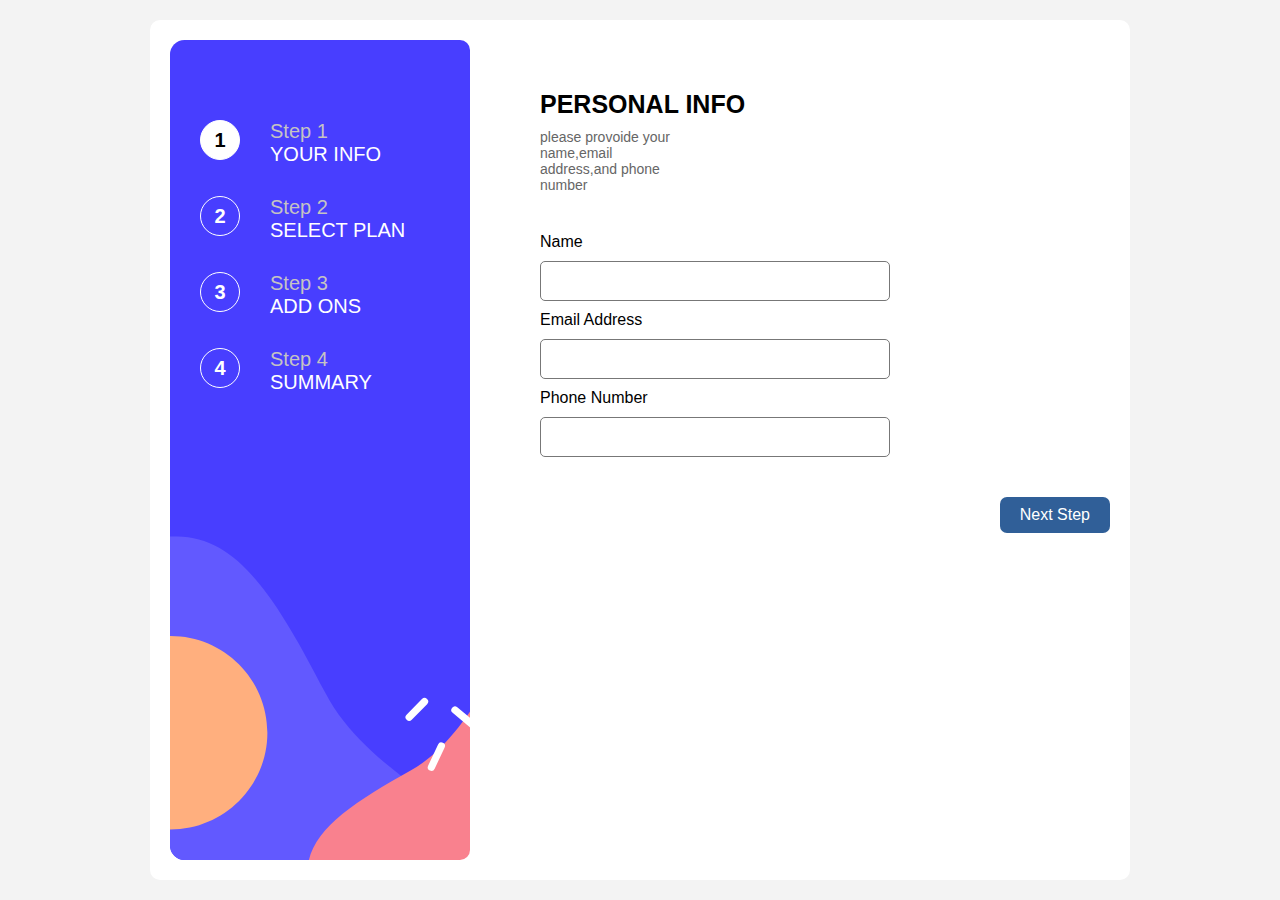
<file: index.html>
<!DOCTYPE html>
<html lang="en">

<head>
    <meta charset="UTF-8">
    <meta http-equiv="X-UA-Compatible" content="IE=edge">
    <meta name="viewport" content="width=device-width, initial-scale=1.0">
    <title>multi-step-form</title>
    <link rel="stylesheet" href='css/all.min.css'>
    <link rel="stylesheet" href="css/main.css">

</head>

<body>
    <div class="container">
        <div class="progress">
            <ul>
                <li class="active">
                    <div class="num">
                        1
                    </div>
                    <div class="text">
                        <span>step 1</span>
                        <span>your info</span>
                    </div>
                </li>
                <li>
                    <div class="num">
                        2
                    </div>
                    <div class="text"><span>step 2</span><span>select plan</span></div>
                </li>
                <li>
                    <div class="num">
                        3
                    </div>
                    <div class="text">
                        <span>step 3</span>
                        <span>Add ons</span>
                    </div>
                </li>
                <li>
                    <div class="num">
                        4
                    </div>
                    <div class="text">
                        <span>step 4</span>
                        <span>summary</span>
                    </div>
                </li>
            </ul>
        </div>
        <div class="personal">
            <h2>personal info</h2>
            <p>please provoide your name,email address,and phone number </p>
            <form>
                <label for="#name">
                    Name
                </label>
                <input type="text" id="name">
                <label for="#email">
                    Email Address
                </label>
                <input type="email" id="email" onchange="emailvalue =  document.getElementById('email')">
                <label for="#phone">
                    phone number
                </label>
                <input type="number" id="phone" onchange="phonevalue = document.getElementById('phone')">

                <a href="html/plans.html" class="next index">next step</a>
            </form>

        </div>
        <div class="alert">
            <div class="alert-child">
                <p> write your name , email & phone number</p>
                <button>ok</button>
            </div>
        </div>
    </div>
    <div class="overlay">
    </div>
  
    <script src="js/main.js"></script>  
</body>

</html>
</file>
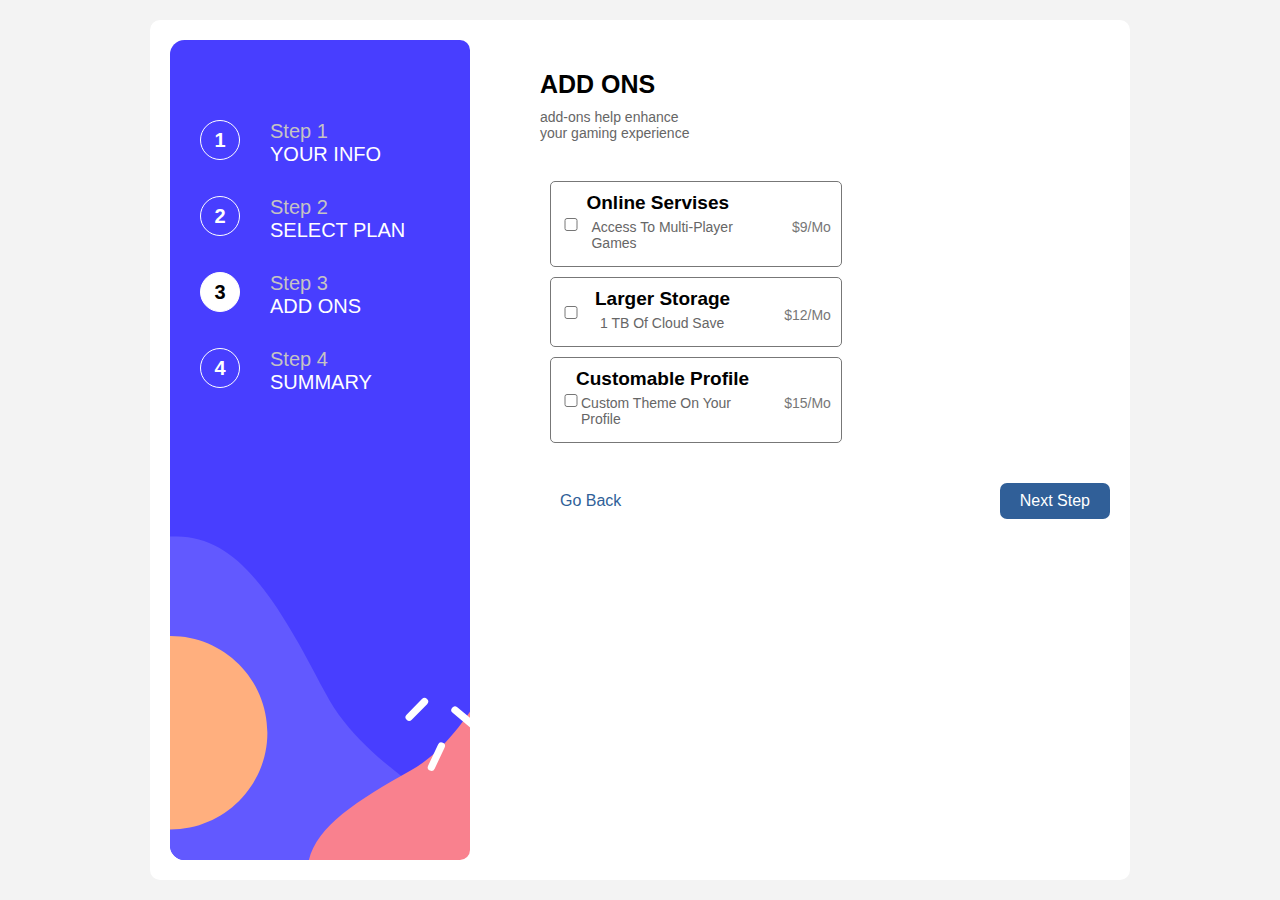
<file: html/add-ons.html>
<!DOCTYPE html>
<html lang="en">
<head>
    <meta charset="UTF-8">
    <meta http-equiv="X-UA-Compatible" content="IE=edge">
    <meta name="viewport" content="width=device-width, initial-scale=1.0">
    <title>multi-step-form</title>
    <link rel="stylesheet" href="../css/main.css">
    <link rel="stylesheet" href='../css/all.min.css'>
</head>
<body class="add-ons">
    <div class="container">
        <div class="progress">
            <ul>
                <li >
                    <div class="num">
                    1
                    </div>
                    <div class="text">
                        <span>step 1</span>
                        <span>your info</span>
                    </div>
                </li>
                <li ><div class="num">
                    2
                    </div>
                    <div class="text"><span>step 2</span><span>select plan</span></div></li>
                <li class="active">
                    <div class="num">
                    3
                    </div>
                    <div class="text">
                        <span>step 3</span>
                        <span>Add ons</span>
                    </div></li>
                <li> <div class="num">
                    4
                    </div>
                    <div class="text">
                        <span>step 4</span>
                        <span>summary</span>
                    </div></li>
            </ul>
        </div>
    <div class="personal">
        <h2>Add ons </h2>
        <p> add-ons help enhance your gaming experience </p>
        <form>
            <ul class="plan">
                <li id="acrade">

                    <input type="checkbox" name="" id="">
                    <span class="text"><h4>online servises</h4>
                    <p> access to multi-player games</p>
                    </span>
                    <span class="num">$9/mo</span>
                </li>
                <li id="advanced">
                    <input type="checkbox" name="" id="">
                    <span class="text"><h4>larger storage</h4>
                        <p>1 TB of cloud save</p></span>
                    <span class="num">$12/mo</span>
                </li>
                <li id="pro">
                    <input type="checkbox" name="c" id="">
                    <span class="text"><h4>customable profile </h4>
                        <p>custom theme on your profile </p></span>
                    <span class="num">$15/mo</span>
                </li>
            </ul>
            <div class="links">
            <a href="plans.html" class="back">go back</a>
            <a href="finish.html" class="next plan">next step</a>
        </div>
        </form>
    </div>
    </div>
    <script src="../js/add.js" type="module"></script>
    <script src="../js/main.js" type="module"></script>  

</body>
</html>
</file>
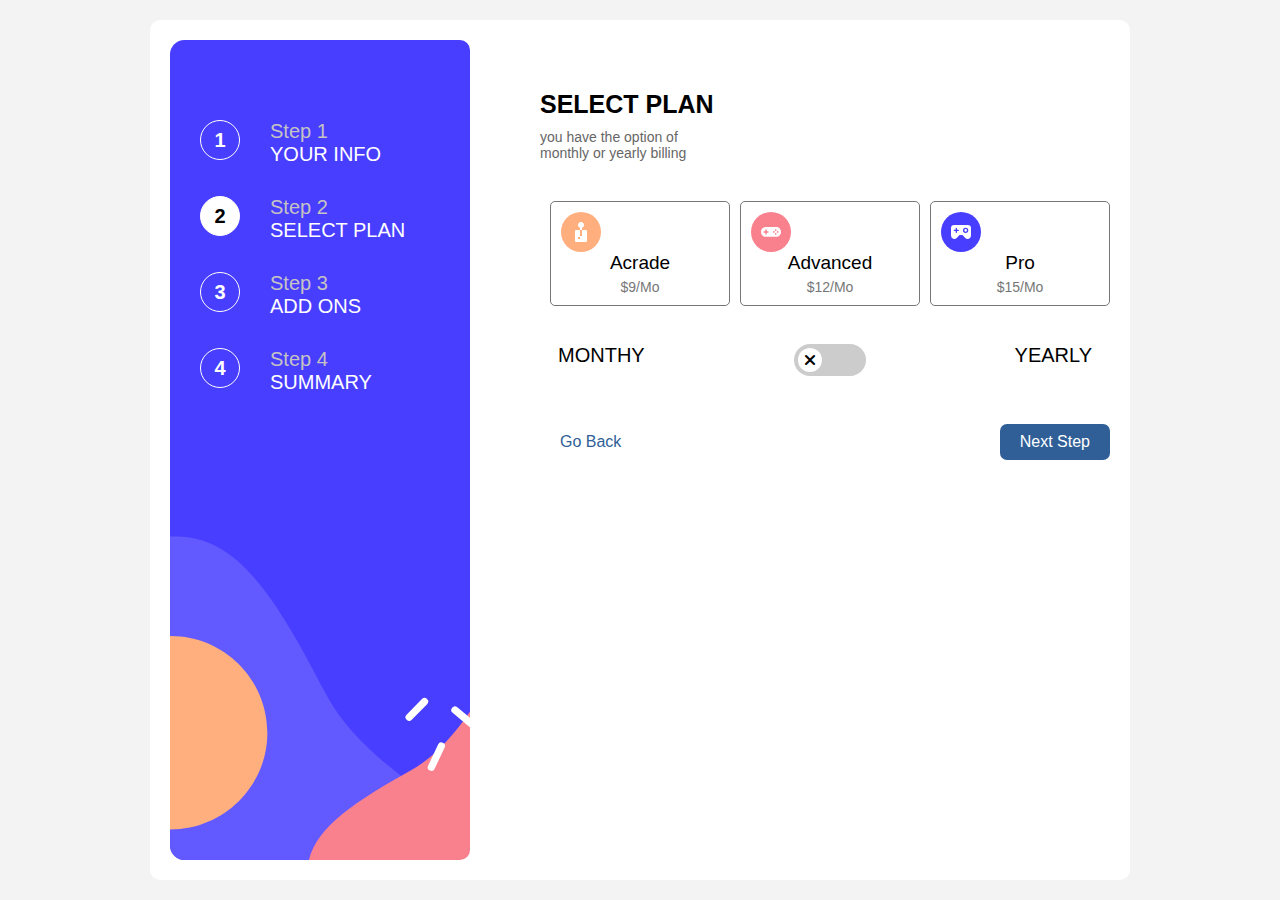
<file: html/plans.html>
<!DOCTYPE html>
<html lang="en">

<head>
    <meta charset="UTF-8">
    <meta http-equiv="X-UA-Compatible" content="IE=edge">
    <meta name="viewport" content="width=device-width, initial-scale=1.0">
    <title>multi-step-form</title>
    <link rel="stylesheet" href="../css/main.css">
    <link rel="stylesheet" href='../css/all.min.css'>
</head>

<body>
    <div class="container">
        <div class="progress">
            <ul>
                <li>
                    <div class="num">
                        1
                    </div>
                    <div class="text">
                        <span>step 1</span>
                        <span>your info</span>
                    </div>
                </li>
                <li class="active">
                    <div class="num">
                        2
                    </div>
                    <div class="text">
                        <span>step 2</span><span>select plan</span></div>
                </li>
                <li>
                    <div class="num">
                        3
                    </div>
                    <div class="text">
                        <span>step 3</span>
                        <span>Add ons</span>
                    </div>
                </li>
                <li>
                    <div class="num">
                        4
                    </div>
                    <div class="text">
                        <span>step 4</span>
                        <span>summary</span>
                    </div>
                </li>
            </ul>
        </div>
        <div class="personal">
            <h2>select plan</h2>
            <p>you have the option of monthly or yearly billing </p>
            <form>
                <ul class="plan">
                    <li id="acrade">
                        <img src="../images/icon-arcade.svg" alt="acrade">
                        <span class="text">acrade</span>
                        <span class="num">$9/mo</span>
                    </li>
                    <li id="advanced">
                        <img src="../images/icon-advanced.svg" alt="acrade">
                        <span class="text">advanced</span>
                        <span class="num">$12/mo</span>
                    </li>
                    <li id="pro">
                        <img src="../images/icon-pro.svg" alt="acrade">
                        <span class="text">pro</span>
                        <span class="num">$15/mo</span>
                    </li>
                </ul>

                <div class="mid">
                    <span>monthy</span>
                    <label>
                        <input type="checkbox"  class="toggelebox">
                        <div class="toggele"></div>
                    </label>
                    <span>yearly</span>

                </div>
                <div class="links">
                    <a href="../index.html" class="back">go back</a>
                    <a href="add-ons.html" class="next plan">next step</a>
                </div>
            </form>
        </div>
    </div>
    <script src="../js/plans.js"></script>
    <script src="../js/main.js"></script>  

</body>

</html>
</file>
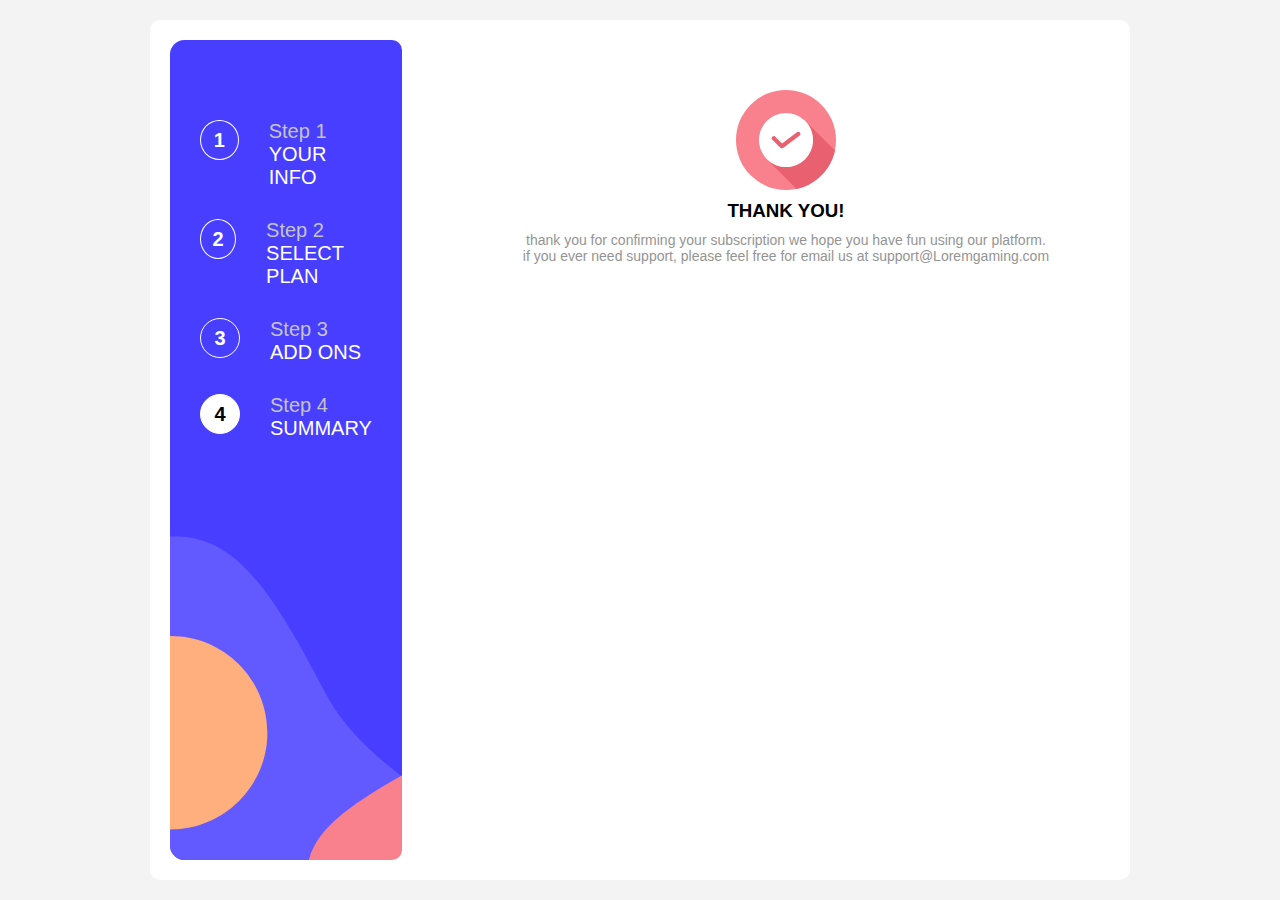
<file: html/thanks.html>
<!DOCTYPE html>
<html lang="en">

<head>
    <meta charset="UTF-8" />
    <meta http-equiv="X-UA-Compatible" content="IE=edge" />
    <meta name="viewport" content="width=device-width, initial-scale=1.0" />
    <title>multi-step-form</title>
    <link rel="stylesheet" href="../css/main.css" />
    <link rel="stylesheet" href="../css/all.min.css" />
</head>

<body class="thanks-page">
    <div class="container">
        <div class="progress">
            <ul>
                <li>
                    <div class="num">1</div>
                    <div class="text">
                        <span>step 1</span>
                        <span>your info</span>
                    </div>
                </li>
                <li>
                    <div class="num">2</div>
                    <div class="text"><span>step 2</span><span>select plan</span></div>
                </li>
                <li>
                    <div class="num">3</div>
                    <div class="text">
                        <span>step 3</span>
                        <span>Add ons</span>
                    </div>
                </li>
                <li class="active">
                    <div class="num">4</div>
                    <div class="text">
                        <span>step 4</span>
                        <span>summary</span>
                    </div>
                </li>
            </ul>
        </div>
        <div class="personal">
            <div class="thanks">
                <img src="../images/icon-thank-you.svg" alt="" srcset="">
                <h3>thank you!</h3>
                <p>
                    thank you for confirming your subscription we hope you have fun using our platform. if you ever need support, please feel free for email us at support@Loremgaming.com
                </p>
            </div>
        </div>
    </div>
</body>

</html>
</file>
<file: css/main.css>
* {
  padding: 0;
  margin: 0;
  font-family: "Segoe UI", Tahoma, Geneva, Verdana, sans-serif;
  box-sizing: border-box;
  list-style: none;
}
body {
  background-color: #f3f3f3;
}
.container {
  margin: 20px 150px;
  border-radius: 10px;
  background-color: #fff;
  padding: 20px;
  display: flex;
  justify-content: space-between;
  height: calc(100vh - 40px);
  position: relative;
}

.container .progress {
  background-image: url(../images/bg-sidebar-desktop.svg);
  background-size: cover;
  padding: 30px;
  flex-basis: 300px;
  border-radius: 10px;
}
.container .progress ul {
  padding-top: 50px;
  display: flex;
  flex-direction: column;
}
.container .progress ul li {
  display: flex;
  justify-content: flex-start;
  margin-bottom: 30px;
}
.container .progress ul li.active .num {
  background-color: #ffffff;
  color: #000;
}
.container .progress ul li .num {
  padding: 10px;
  width: 40px;
  height: 40px;
  border-radius: 50%;
  border: 1px solid #fff;
  display: flex;
  justify-content: center;
  align-items: center;
  color: #fff;
  font-weight: bold;
  margin-right: 30px;
}
.container .progress ul li div {
  font-size: 20px;
}
.container .progress ul li .text span:nth-of-type(1) {
  color: #c5c3c3;
  display: block;
  text-transform: capitalize;
}
.container .progress ul li .text span:nth-of-type(2) {
  text-transform: uppercase;
  color: #fff;
}
.container .personal {
  margin-left: 70px;
  margin-top: 50px;
  flex-grow: 1;
}
/* .container .personal form {
  width: fit-content;
} */

.container .personal h2 {
  text-transform: uppercase;
  font-size: 25px;
  margin-bottom: 10px;
  color: #000;
}
.container .personal p {
  color: #666;
  font-size: 14px;
  margin-bottom: 40px;
  max-width: 150px;
}
.container .personal input {
  border: none;
  outline: none;
  width: 350px;
  display: block;
  padding: 10px 5px;
  border: 1px solid #777;
  border-radius: 5px;
  color: #000;
  font-size: 16px;
  margin: 10px 0;
}
.container .personal label {
  text-transform: capitalize;
  font-weight: 500;
}
.container .personal div.links {
  display: flex;
  justify-content: space-between;
  align-items: center;
}
.container .personal a.back {
  border: none;
  color: #305f98;
  padding: 9px 20px;
  border-radius: 7px;
  margin-top: 30px;
  text-transform: capitalize;
  cursor: pointer;
  outline: none;
  text-decoration: none;
  float: left;
}
.container .personal a.back:hover {
  text-decoration: underline;
}
.container .personal a.next {
  float: right;
  border: none;
  background-color: #305f98;
  color: #fff;
  padding: 9px 20px;
  border-radius: 7px;
  margin-top: 30px;
  text-transform: capitalize;
  cursor: pointer;
  outline: none;
  text-decoration: none;
}
.container .alert {
  background-color: #8c8596;
  height: fit-content;
  padding: 20px;
  border-radius: 8px;
  color: #fff;
  position: absolute;
  top: 50%;
  left: 50%;
  transform: translate(-50%, -50%);
  display: none;
  z-index: 12;
  text-transform: uppercase;
  

}
.container .alert .alert-child{
  display: flex;
  justify-content: center;
  align-items: center;
  flex-direction: column;
}
.container .alert button {
  border: none;
  padding: 5px 30px;
  border-radius: 4px;
  float: right;
  margin-top: 10px;
  background-color: #305f98;
  color: #fff;
  outline: none;
  cursor: pointer;
}
.overlay {
  position: absolute;
  top: 0;
  right: 0;
  width: 100%;
  height: 100%;
  background-color: #0000009f;
  z-index: 5;
  display: none;
}


/* end personal page */
/* start plans page */
.container .personal ul.plan {
  display: flex;
  flex-direction: row;
}
.container .personal ul.plan li {
  display: flex;
  flex-direction: column;
  padding: 10px;
  border-radius: 5px;
  border: 1px solid #777;
  margin-right: 20px;
  width: 100px;
  height: 130px;
  cursor: pointer;
  text-transform: capitalize;
}
.container .personal ul.plan li:hover,
.container .personal ul.plan li.active {
  background-color: #c0b7ff6e;
}
.container .personal ul.plan li img {
  align-self: flex-start;
  margin-bottom: 20px;
}
.container .personal ul.plan li .text {
  font-size: 19px;
  font-weight: 500;
}
.container .personal ul.plan li .num {
  color: #777;
  font-size: 14px;
  font-weight: 500;
  margin-top: 5px;
}

  .container .personal ul.plan li {
    width: 100%;
    margin: 0 0 20px 10px;
    flex-direction: column;
    height: fit-content;
    align-items: center;
  }
  .container .personal ul.plan li img {
    margin: 0 20px 0 0;
  }

.personal .mid{
    display: flex;
    justify-content: space-between;
    padding: 18px
}
.personal .mid span {
    font-size: 20px;
    text-transform: uppercase ;

}
.container .personal input.toggelebox {
  -webkit-appearance: none;
  appearance: none;
  border: none;
  display: none;
}
.toggele {
  background-color: #ccc;
  width: 72px;
  height: 32px;
  border-radius: 16px;
  cursor: pointer;
  transition: 0.3s;
  position: relative;
}
.toggele::before {
  position: absolute;
  width: 24px;
  height: 24px;
  border-radius: 50%;
  font-weight: 900;
  content: "\f00d";
  font-family: var(--fa-style-family-classic);
  background-color: white;
  display: flex;
  align-items: center;
  justify-content: center;
  top: 4px;
  left: 4px;
  transition: 0.3s;
}
.toggelebox:checked + .toggele {
  background-color: #0066ff;
}
.toggelebox:checked + .toggele::before {
  left: 39px;
  content: "\f00c";
}
label {
  border: none;
}
.mid{
    display: flex;
}
/*  */

.add-ons .container .personal ul.plan {
    flex-direction: column;
    width: fit-content;
}
.add-ons .container .personal ul li{
    margin-bottom: 10px;
    width: 100%;
    display: flex;
    flex-direction: row;
    height: fit-content;
    align-items: center;
    justify-content: space-between;
}
.add-ons .container .personal ul li p{
  margin: 5px;
}
.add-ons .container .personal ul li span.text{
    transform: translate(-30px);
    /* align-self: flex-end; */
}
.add-ons .container .personal ul li input{
    min-width: 15px;
    width: 20px;
    margin-right: 20px;
}
.add-ons .container .personal ul li:hover{
  border: 1px solid #305f98 ;
}
.add-ons .personal {
  margin-top : 30px;
}
/* finish page  */
.finish  .container .personal ul{
  background-color: #f0f3ff;
  flex-direction: column;
  /* width: 40vw; */
  border-radius: none;
  padding: 10px;
  }
.finish  .container .personal ul li{
  border: none;
  display: flex;
  flex-direction: row;
  justify-content: space-between;
  width: 100%;
  padding: 0px;
  height: fit-content;
  padding: 10px 10px 20px;
  border-radius:0%;
  cursor: auto;
}
.finish  .container .personal ul li:hover{
  background-color: #f0f3ff;
}
.finish  .container .personal ul li h3{
  font-size: 14px;
  font-weight: 700;
}
.finish  .container .personal ul li h3 a{
  display: block;
  font-weight: normal;
  color:#666;
  font-size: 14px;  
}
.finish  .container .personal ul li:first-child{
  border-bottom: 1px solid #999;
}
.finish  .container .personal ul li p{
  color: #aaa9a9;
  margin-bottom: 0;
  font-size: 12px;
}
.finish  .container .personal ul li:not(:first-child) span{
  font-size: 12px;
  color: #666;
}
.finish  .container .personal .total{
  display: flex;
  justify-content: space-between;
  padding: 10px;
  
  
}
.finish  .container .personal .total p{
color:#aaa9a9;
}
.finish  .container .personal .total span{
  color:#0066ff;
  font-weight: 600;
  font-size: 16px;
  text-transform: uppercase;
}
.thanks-page .thanks{
  width: 100%;
  height: 100%;
  display: flex;
  align-content: center;
  flex-direction: column;
  flex-wrap: wrap;
}
.thanks-page .thanks p{
  min-width: calc(100% - 100px);
  text-align: center;
  color: #949494;
  margin: 0 auto
  
}
.thanks-page .thanks h3{
  min-width: 100%;
  text-align: center;
  text-transform: uppercase;
  margin: 10px 0;
}
.thanks-page .thanks img{
  width: 100px;
  align-self: center;
}
.thanks-page .personal{
  width: 100%;
  margin-right: 10px;
}
/* media for this project */

/* media 992 px */
@media (max-width: 992px) {
  .container {
    margin: 20px 20px;
  }
}
/* media 567px */
@media (max-width: 767px) {
  .container {
    margin: 10px 0;
    padding: 10px;
  }
  .container .progress {
    padding: 10px;
    flex-basis: 150px;
  }
  .container .progress ul li {
    font-size: 18px;
  }
  .container .progress ul li .num {
    margin-right: 10px;
    width: 25px;
    height: 25px;
  }
  .container .progress ul li div {
    font-size: 16px;
  }
  .container .personal {
    margin-left: 20px;
  }
  .container .personal p {
    margin-bottom: 20px;
  }
  .container .personal form input {
    min-width: 100%;
  }

  .container .personal form input[type="checkbox"]{
    min-width: 15px;
  }
  
}

/* media 567px  */
@media (max-width:567px){
  .container .personal input{
     width: 100%;
}
.container .personal ul.plan {
  flex-direction: column;
}
.container .personal ul.plan li {
flex-direction: row;
margin-left: 10px;
width: calc(100% - 30px);
  
}
.thanks-page .thanks p {
  min-width: calc(100% - 10px);
}

.container .personal ul.plan li img {
margin-bottom: 0px;

}
.personal .mid {
  padding: 0;
}
}
  @media (max-width: 420px) {
    .container {
      flex-direction: column;
      padding: 0;
      margin: 0;
      background-color: #f3f3f3;
      align-items: center;
    }
    .container .progress {
      background-image: url(../images/bg-sidebar-mobile.svg);
      border-radius: 0;
      width: 100%;
    }
    .container .progress ul {
      min-width: 100%;
      flex-direction: row;
      justify-content: center;
      align-items: center;
      
    }
    .container .progress div {
      display: none;
    }
    .container .personal {
      position: absolute;
      background-color: #ffffff;
      margin: -10px auto 0 auto;
      top: 120px;
      /* right: 20px; */
      border-radius: 10px;
      width: 300px;
      min-width: 250px;
      padding: 10px;
    }
    .container .personal form {
      width: 100%;
    }
    .container .personal input {
      min-width: 100%;
    }
     .container .personal ul.plan {
    flex-direction: column;
  }
.container .personal ul.plan li {
  flex-direction: row;
    
}
.container .personal ul.plan li img {
  /* align-self: flex-start; */
  margin-bottom: 0px;
}
}
</file>
